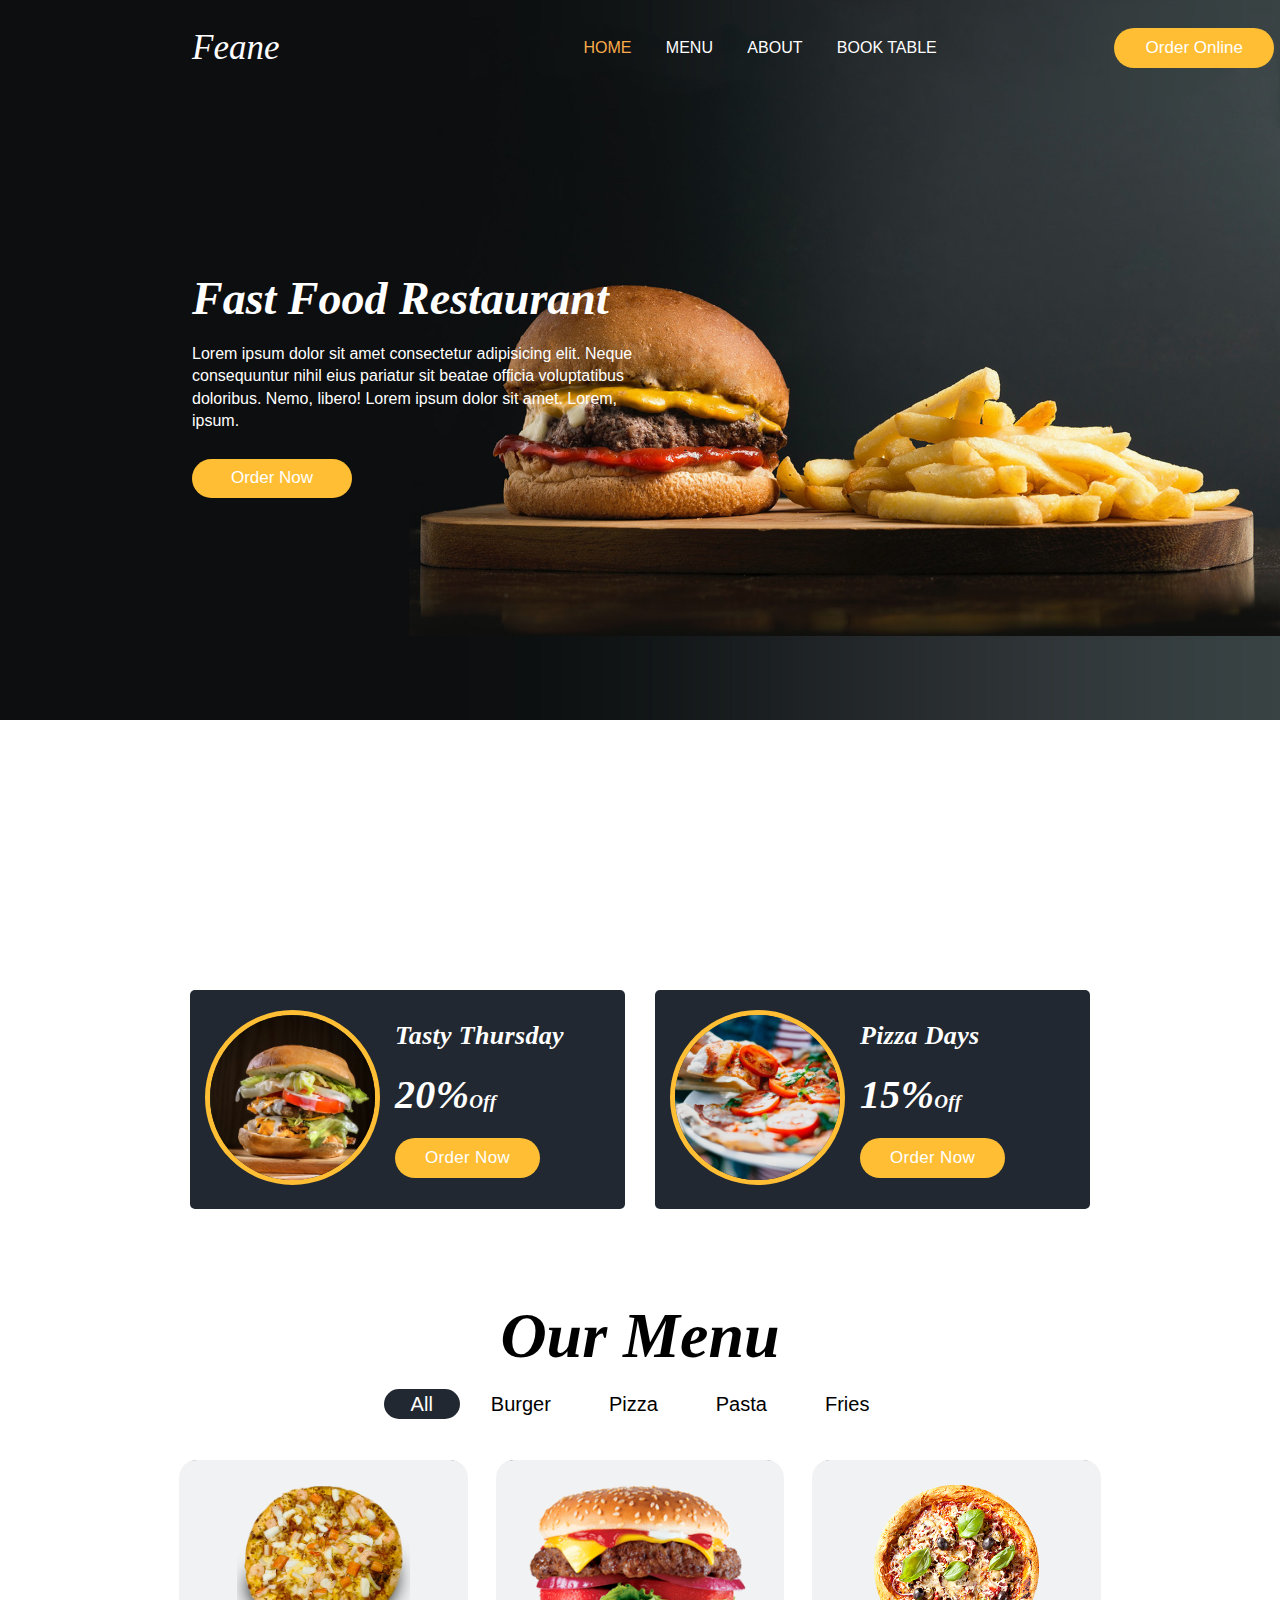
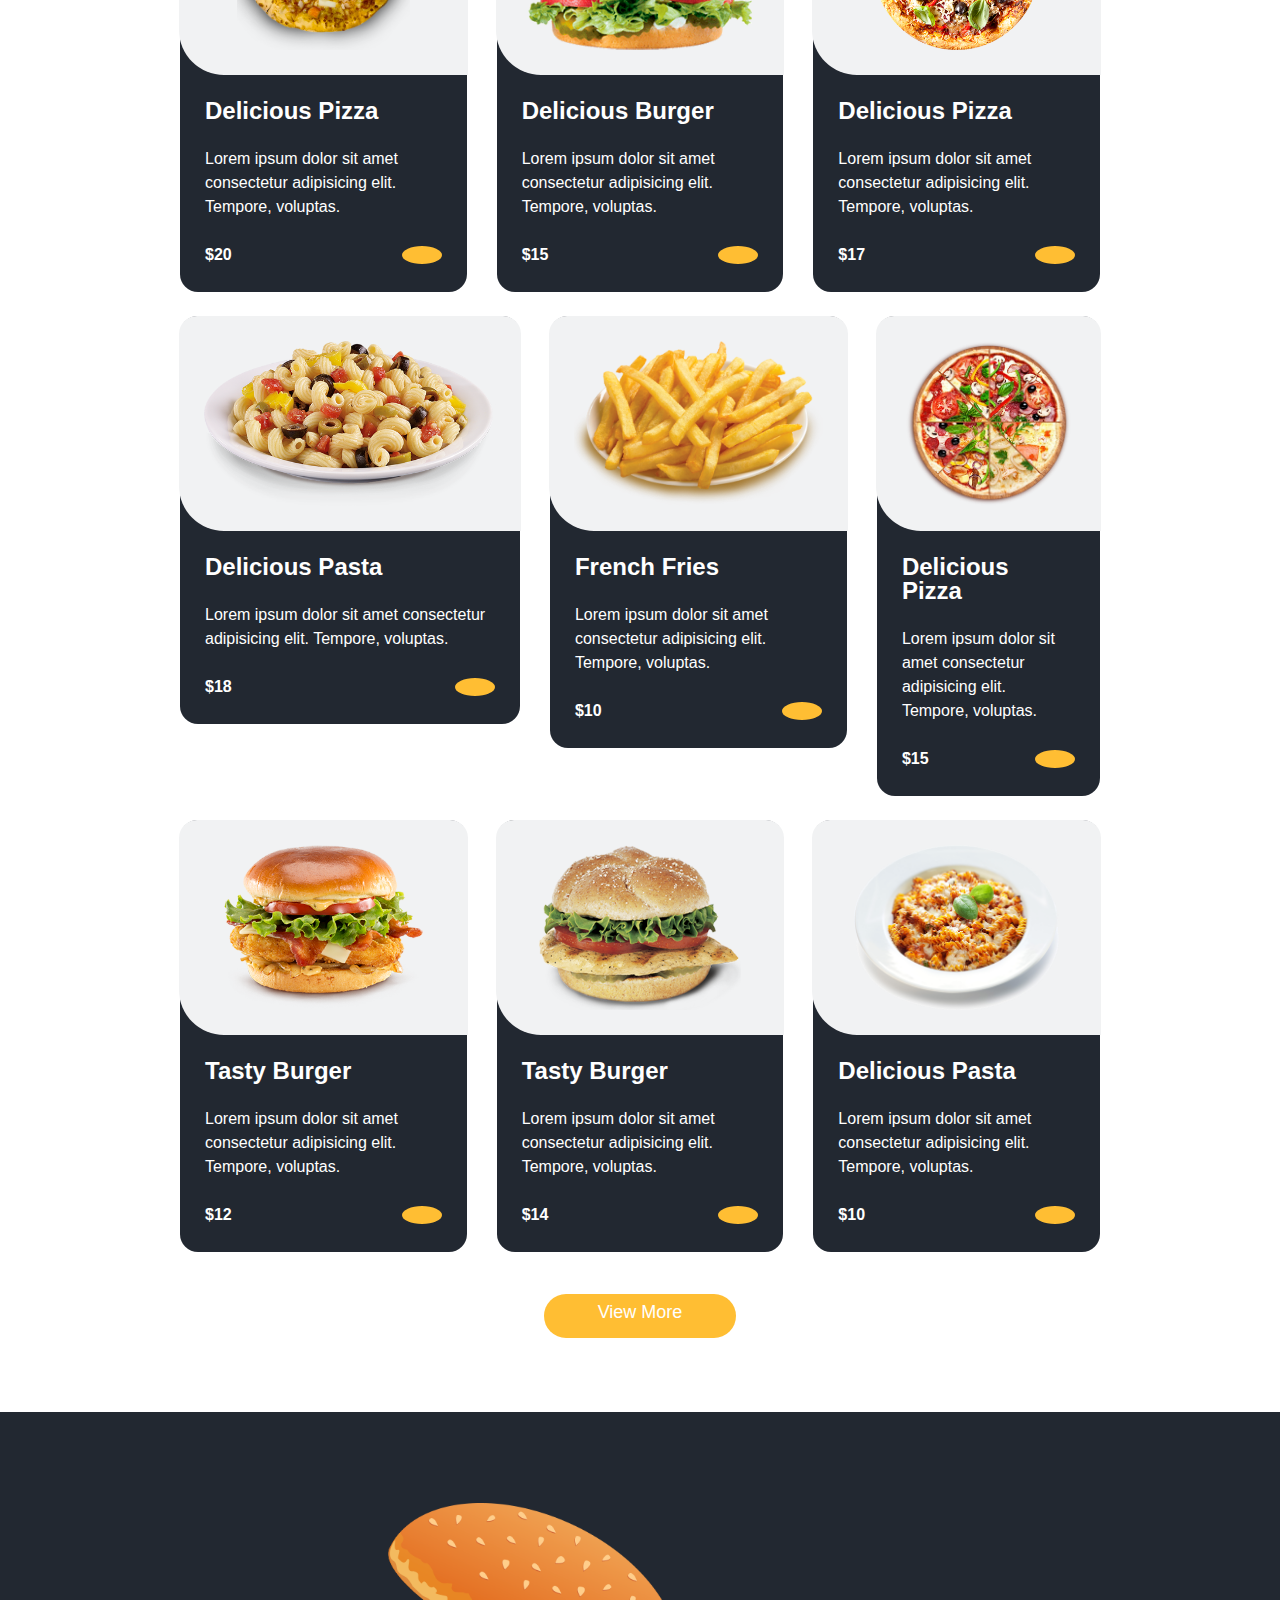
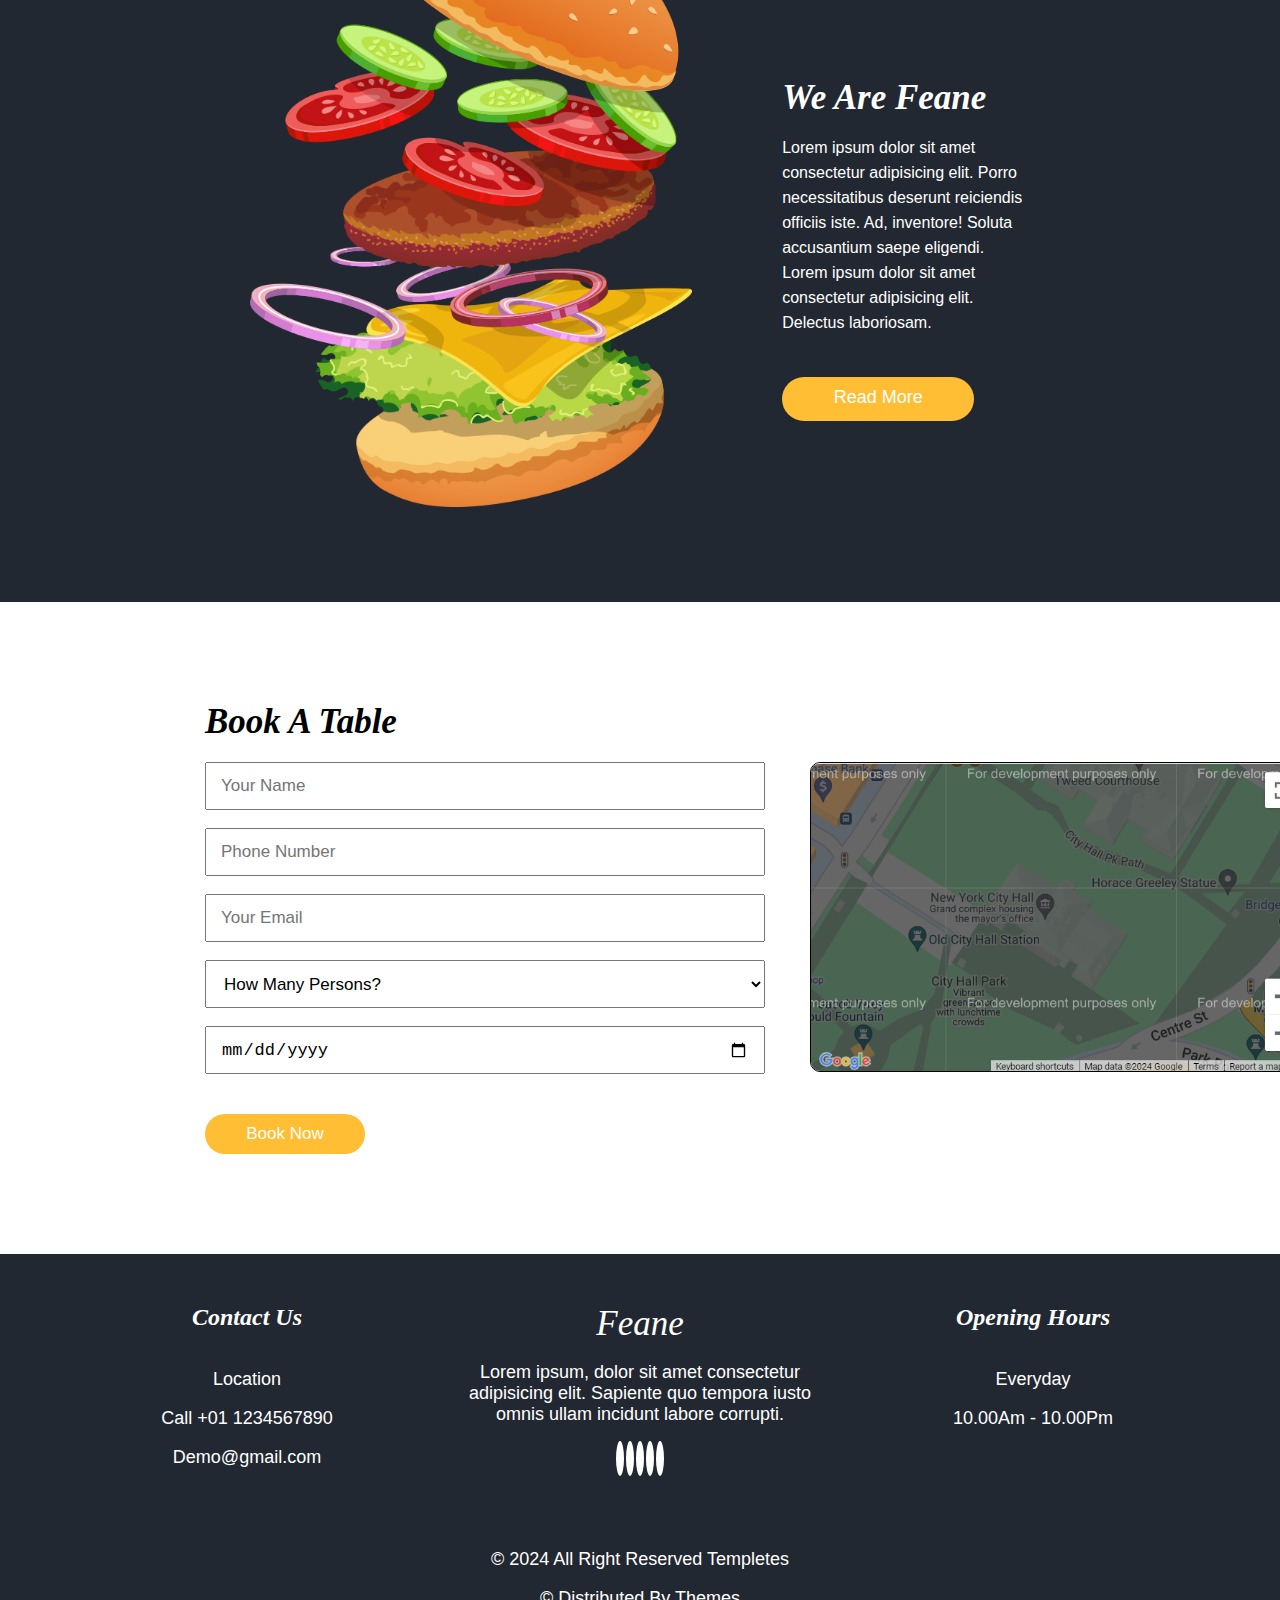
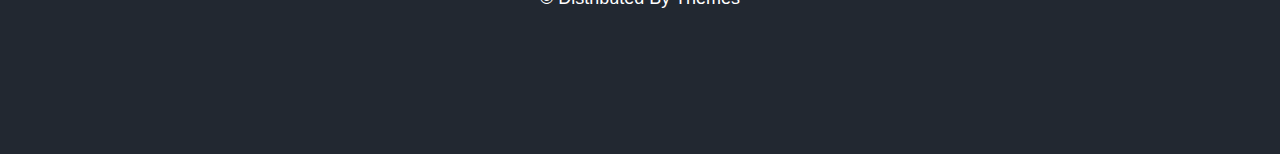
<file: index.html>
<!DOCTYPE html>
<html lang="en">
<head>
    <meta charset="UTF-8">
    <meta name="viewport" content="width=device-width, initial-scale=1.0">
    <title>Feane</title>
    <link rel="stylesheet" href="F_Style.css">
    <link rel="stylesheet" href="https://cdnjs.cloudflare.com/ajax/libs/font-awesome/6.5.2/css/all.min.css" integrity="sha512-SnH5WK+bZxgPHs44uWIX+LLJAJ9/2PkPKZ5QiAj6Ta86w+fsb2TkcmfRyVX3pBnMFcV7oQPJkl9QevSCWr3W6A==" crossorigin="anonymous" referrerpolicy="no-referrer" />
</head>
<body>

<!-- home page -->

    <div class="container">
        <header>
            <div class="main">
                <nav>
                    <div class="left">
                        <a href="#home">Feane</a>
                    </div>

                    <div class="center">
                        <ul>
                            <li>
                                <a href="./index.html" style="color: rgb(250,171,74);">HOME</a>
                                <a href="./F_menu.html">MENU</a>
                                <a href="./F_about.html">ABOUT</a>
                                <a href="./F_booktable.html">BOOK TABLE</a>
                            </li>
                        </ul>
                    </div>

                    <div class="right">
                        <i class="fa-solid fa-user"></i>
                        <i class="fa-solid fa-cart-shopping"></i>
                        <i class="fa-solid fa-magnifying-glass"></i>
                        <button> Order Online </button>
                    </div>
                </nav>
            </div>
        </header>

<!-- over home-page -->
            
        <div class="pera">
            <h1>Fast Food Restaurant</h1><br>
            <p>Lorem ipsum dolor sit amet consectetur adipisicing elit. Neque consequuntur nihil eius pariatur sit beatae officia voluptatibus doloribus. Nemo, libero! Lorem ipsum dolor sit amet. Lorem, ipsum.</p><br>
            <button>Order Now</button>
        </div>

        <div class="dots">
            <i class="fa-solid fa-circle" style="font-size: 17px; color: rgb(255,187,0);"></i>
            <i class="fa-solid fa-circle"></i>
            <i class="fa-solid fa-circle"></i>
        </div>
    </div>

<!-- offer section -->

    <section class="offerSection">
        <div class="sectionOne">
            <div class="offer">
                <div class="row">
                    <!-- 1st offerbox -->
                    <div class="col">
                        <div class="first">
                            <div class="imgBox">
                                <img src="./F_Images/o1.jpg" alt="">
                            </div>
                            <div class="detailBox">
                                <h5>Tasty Thursday</h5>
                                <h6>
                                    <span>20%</span>Off
                                </h6>
                                <a href>Order Now <i class="fa-solid fa-cart-shopping"></i></a>
                            </div>
                        </div>
                    </div>

                    <!-- 2nd offerbox -->

                    <div class="col">
                        <div class="first">
                            <div class="imgBox">
                                <img src="./F_Images/o2.jpg" alt="">
                            </div>
                            <div class="detailBox">
                                <h5>Pizza Days</h5>
                                <h6>
                                    <span>15%</span>Off
                                </h6>
                                <a href>Order Now <i class="fa-solid fa-cart-shopping"></i></a>
                            </div>
                        </div>
                    </div>
                </div>
            </div>
        </div>
    </section>
    <!-- section:2 -->
    <section class="listsection">
        <div>
            <div class="list">
                <div class="menuhead">
                    <h1>Our Menu</h1>
                </div>
                <div class="listbar">
                    <ul>
                        <li>
                            <a href="#all" id="select">All</a>
                            <a href="#Burger">Burger</a>
                            <a href="#Pizza">Pizza</a>
                            <a href="#Pasta">Pasta</a>
                            <a href="#Fries">Fries</a>
                        </li>
                    </ul>
                </div>
                <div class="menu">
                    <!-- dish:1,2,3 -->
                    <div class="dises">
                        <!-- dish:1 -->
                        <div class="dish-list">
                            <div class="box">
                                <div>
                                    <div class="img">
                                        <img src="./F_Images/f1.png" alt="">
                                    </div>
                                    <div class="details">
                                        <h2>Delicious Pizza</h2><br>
                                        <p>
                                            Lorem ipsum dolor sit amet consectetur adipisicing elit. Tempore, voluptas.
                                        </p><br>
                                        <div class="option">
                                            <h4>$20</h4>
                                            <a href><i class="fa-solid fa-cart-shopping"></i></a>
                                        </div>
                                    </div>
                                </div>
                            </div>
                        </div>
                        <!-- dish:2 -->
                        <div class="dish-list">
                            <div class="box">
                                <div>
                                    <div class="img">
                                        <img src="./F_Images/f2.png" alt="">
                                    </div>
                                    <div class="details">
                                        <h2>Delicious Burger</h2><br>
                                        <p>
                                            Lorem ipsum dolor sit amet consectetur adipisicing elit. Tempore, voluptas.
                                        </p><br>
                                        <div class="option">
                                            <h4>$15</h4>
                                            <a href><i class="fa-solid fa-cart-shopping"></i></a>
                                        </div>
                                    </div>
                                </div>
                            </div>
                        </div>
                        <!-- dish:3 -->
                        <div class="dish-list">
                            <div class="box">
                                <div>
                                    <div class="img">
                                        <img src="./F_Images/f3.png" alt="">
                                    </div>
                                    <div class="details">
                                        <h2>Delicious Pizza</h2><br>
                                        <p>
                                            Lorem ipsum dolor sit amet consectetur adipisicing elit. Tempore, voluptas.
                                        </p><br>
                                        <div class="option">
                                            <h4>$17</h4>
                                            <a href><i class="fa-solid fa-cart-shopping"></i></a>
                                        </div>
                                    </div>
                                </div>
                            </div>
                        </div>
                    </div>
                    <!-- dish:4,5,6 -->
                    <div class="dises">
                        <!-- dish:4 -->
                        <div class="dish-list">
                            <div class="box">
                                <div>
                                    <div class="img">
                                        <img src="./F_Images/f4.png" alt="">
                                    </div>  
                                    <div class="details">
                                        <h2>Delicious Pasta</h2><br>
                                        <p>
                                            Lorem ipsum dolor sit amet consectetur adipisicing elit. Tempore, voluptas.
                                        </p><br>
                                        <div class="option">
                                            <h4>$18</h4>
                                            <a href><i class="fa-solid fa-cart-shopping"></i></a>
                                        </div>
                                    </div>
                                </div>
                            </div>
                        </div>
                        <!-- dish:5 -->
                        <div class="dish-list">
                            <div class="box">
                                <div>
                                    <div class="img">
                                        <img src="./F_Images/f5.png" alt="">
                                    </div>
                                    <div class="details">
                                        <h2>French Fries</h2><br>
                                        <p>
                                            Lorem ipsum dolor sit amet consectetur adipisicing elit. Tempore, voluptas.
                                        </p><br>
                                        <div class="option">
                                            <h4>$10</h4>
                                            <a href><i class="fa-solid fa-cart-shopping"></i></a>
                                        </div>
                                    </div>
                                </div>
                            </div>
                        </div>
                        <!-- dish:6 -->
                            <div class="dish-list">
                                <div class="box">
                                    <div>
                                        <div class="img">
                                            <img src="./F_Images/f6.png" alt="">
                                        </div>
                                        <div class="details">
                                            <h2>Delicious Pizza</h2><br>
                                            <p>
                                                Lorem ipsum dolor sit amet consectetur adipisicing elit. Tempore, voluptas.
                                            </p><br>
                                            <div class="option">
                                                <h4>$15</h4>
                                                <a href><i class="fa-solid fa-cart-shopping"></i></a>
                                            </div>
                                        </div>
                                    </div>
                                </div>
                            </div>  
                        </div>
                        <!-- dish:7,8,9 -->
                        <div class="dises">
                            <!-- dish:7 -->
                            <div class="dish-list">
                                <div class="box">
                                    <div>
                                        <div class="img">
                                            <img src="./F_Images/f7.png" alt="">
                                        </div>  
                                        <div class="details">
                                            <h2>Tasty Burger</h2><br>
                                            <p>
                                                Lorem ipsum dolor sit amet consectetur adipisicing elit. Tempore, voluptas.
                                            </p><br>
                                            <div class="option">
                                                <h4>$12</h4>
                                                <a href><i class="fa-solid fa-cart-shopping"></i></a>
                                            </div>
                                        </div>
                                    </div>
                                </div>
                            </div>
                        <!-- dish:8 -->
                            <div class="dish-list">
                                <div class="box">
                                    <div>
                                        <div class="img">
                                            <img src="./F_Images/f8.png" alt="">
                                        </div>
                                        <div class="details">
                                            <h2>Tasty Burger</h2><br>
                                            <p>
                                                Lorem ipsum dolor sit amet consectetur adipisicing elit. Tempore, voluptas.
                                            </p><br>
                                            <div class="option">
                                                <h4>$14</h4>
                                                <a href><i class="fa-solid fa-cart-shopping"></i></a>
                                            </div>
                                        </div>
                                    </div>
                                </div>
                            </div>
                        <!-- dish:9 -->
                            <div class="dish-list">
                                <div class="box">
                                    <div>
                                        <div class="img">
                                            <img src="./F_Images/f9.png" alt="">
                                        </div>
                                        <div class="details">
                                            <h2>Delicious Pasta</h2><br>
                                            <p>
                                                Lorem ipsum dolor sit amet consectetur adipisicing elit. Tempore, voluptas.
                                            </p><br>
                                            <div class="option">
                                                <h4>$10</h4>
                                                <a href><i class="fa-solid fa-cart-shopping"></i></a>
                                            </div>
                                        </div>
                                    </div>
                                </div>
                            </div>  
                        </div>
                    </div>
                </div>
            <div class="more">
                <a href>View More</a>
            </div>
        </div>
    </section>
    <!-- section:3 -->
    <section>
        <div class="about">
            <div class="aboutmain">
                <div class="aboutimg">
                    <img src="./F_Images/about-img.png" alt="about">
                </div>
                <div>
                    <div class="aboutdetail">
                        <h1>We Are Feane</h1><br>
                        <p>Lorem ipsum dolor sit amet consectetur adipisicing elit. Porro necessitatibus deserunt reiciendis officiis iste. Ad, inventore! Soluta accusantium saepe eligendi. Lorem ipsum dolor sit amet consectetur adipisicing elit. Delectus laboriosam.
                        </p>
                        <div class="more">
                            <a href>Read More</a>
                        </div>
                    </div>
                </div>
            </div>
        </div>
    </section>
    <!-- section:4 -->
    <section class="four">
        <div class="fandm">
            <div class="form">
                <div><h2>Book A Table</h2></div>
                <form>
                    <input type="text" placeholder="Your Name" class="inputs"><br><br>
                    <input type="number" placeholder="Phone Number" class="inputs"><br><br>
                    <input type="email" placeholder="Your Email" class="inputs"><br><br>
                    <select class="inputs">
                        <option value="no of person">How Many Persons?</option>
                        <option value="2">2</option>
                        <option value="3">3</option>
                        <option value="4">4</option>
                        <option value="5">5</option>
                    </select><br><br>
                    <input type="date" class="inputs">
                </form>
                <div class="right">
                    <button>Book Now</button>
                </div>
            </div>
            <div class="maps">
                <img src="./F_Images/map.png" alt="">
            </div>
        </div>
    </section>
    <footer>
        <div class="foot">
            <div class="subfoot">
                <div class="lhs">
                    <h2>Contact Us</h2><br>
                    <p class="fpera"><i class="fa-solid fa-location-dot"></i> Location</p><br>
                    <p class="fpera"><i class="fa-solid fa-phone"></i> Call +01 1234567890</p><br>
                    <p class="fpera"><i class="fa-solid fa-envelope"></i> Demo@gmail.com</p><br>
                </div>
                <div class="middle">
                    <a href="#home" id="A">Feane</a><br><br>
                    <p class="fpera">Lorem ipsum, dolor sit amet consectetur adipisicing elit. Sapiente quo tempora iusto omnis ullam incidunt labore corrupti.</p><br>
                    <div class="brands">
                        <a href><i class="fa-brands fa-facebook"></i></a>
                        <a href><i class="fa-brands fa-twitter"></i></a>
                        <a href><i class="fa-brands fa-linkedin"></i></a>
                        <a href><i class="fa-brands fa-instagram"></i></a>
                        <a href><i class="fa-brands fa-pinterest"></i></a>
                    </div><br><br><br><br>
                    <p class="fpera">&#169; 2024 All Right Reserved Templetes</p><br>
                    <p class="fpera">&#169; Distributed By Themes</p>
                </div>
                <div class="rhs">
                    <h2>Opening Hours </h2><br>
                    <p class="fpera">Everyday</p><br>
                    <p class="fpera">10.00Am - 10.00Pm</p>
                </div>
            </div>
        </div>
    </footer>
</body>
</html>
</file>
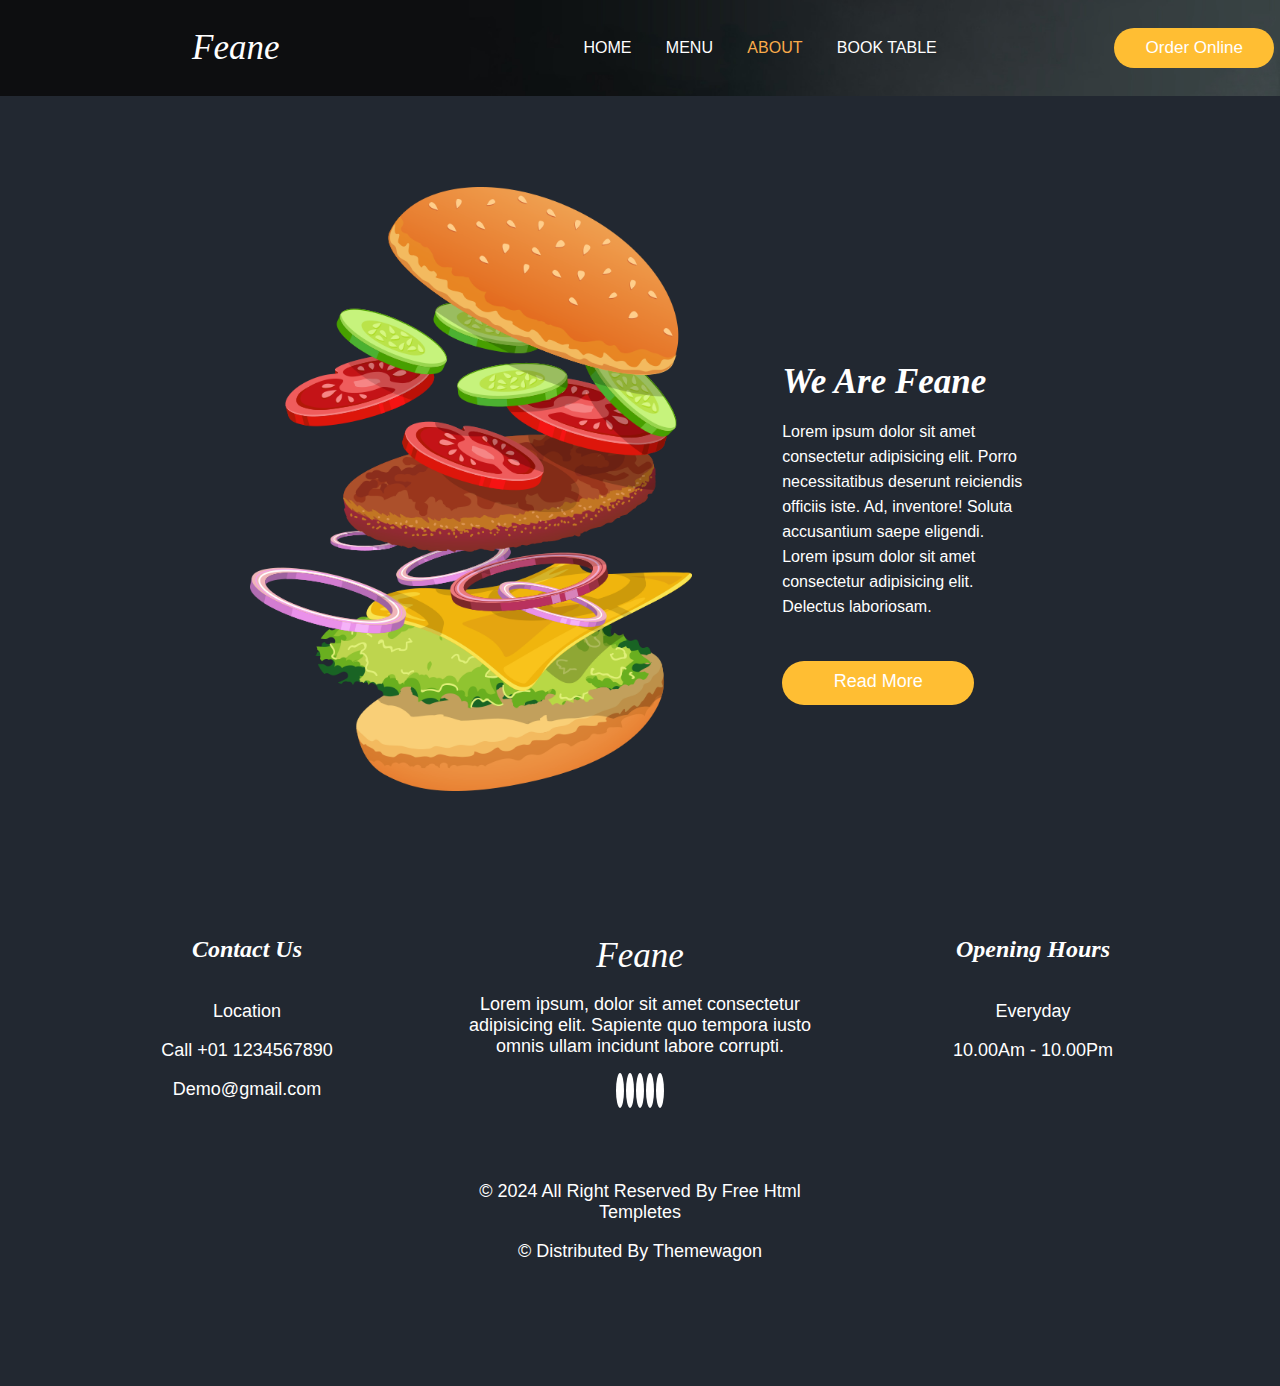
<file: F_about.html>
<!DOCTYPE html>
<html lang="en">
<head>
    <meta charset="UTF-8">
    <meta name="viewport" content="width=device-width, initial-scale=1.0">
    <title>Feane</title>
    <link rel="stylesheet" href="F_Style.css">
    <link rel="stylesheet" href="https://cdnjs.cloudflare.com/ajax/libs/font-awesome/6.5.2/css/all.min.css" integrity="sha512-SnH5WK+bZxgPHs44uWIX+LLJAJ9/2PkPKZ5QiAj6Ta86w+fsb2TkcmfRyVX3pBnMFcV7oQPJkl9QevSCWr3W6A==" crossorigin="anonymous" referrerpolicy="no-referrer" />
    <style>
        .container{
            height: 6rem;
        }
    </style>
</head>
<body>

<!-- home page -->

    <div class="container">
        <header>
            <div class="main">
                <nav>
                    <div class="left">
                        <a href="#home">Feane</a>
                    </div>

                    <div class="center">
                        <ul>
                            <li>
                                <a href="./index.html">HOME</a>
                                <a href="./F_menu.html">MENU</a>
                                <a href="./F_about.html" style="color: rgb(250,171,74);">ABOUT</a>
                                <a href="./F_booktable.html">BOOK TABLE</a>
                            </li>
                        </ul>
                    </div>

                    <div class="right">
                        <i class="fa-solid fa-user"></i>
                        <i class="fa-solid fa-cart-shopping"></i>
                        <i class="fa-solid fa-magnifying-glass"></i>
                        <button> Order Online </button>
                    </div>
                </nav>
            </div>
        </header>
    </div>
    
    <!-- content -->
    <section>
        <div class="about">
            <div class="aboutmain">
                <div class="aboutimg">
                    <img src="./F_Images/about-img.png" alt="about">
                </div>
                <div>
                    <div class="aboutdetail">
                        <h1>We Are Feane</h1><br>
                        <p>Lorem ipsum dolor sit amet consectetur adipisicing elit. Porro necessitatibus deserunt reiciendis officiis iste. Ad, inventore! Soluta accusantium saepe eligendi. Lorem ipsum dolor sit amet consectetur adipisicing elit. Delectus laboriosam.
                        </p>
                        <div class="more">
                            <a href>Read More</a>
                        </div>
                    </div>
                </div>
            </div>
        </div>
    </section>
    <!-- content end -->

    <footer>
        <div class="foot">
            <div class="subfoot">
                <div class="lhs">
                    <h2>Contact Us</h2><br>
                    <p class="fpera"><i class="fa-solid fa-location-dot"></i> Location</p><br>
                    <p class="fpera"><i class="fa-solid fa-phone"></i> Call +01 1234567890</p><br>
                    <p class="fpera"><i class="fa-solid fa-envelope"></i> Demo@gmail.com</p><br>
                </div>
                <div class="middle">
                    <a href="#home" id="A">Feane</a><br><br>
                    <p class="fpera">Lorem ipsum, dolor sit amet consectetur adipisicing elit. Sapiente quo tempora iusto omnis ullam incidunt labore corrupti.</p><br>
                    <div class="brands">
                        <a href><i class="fa-brands fa-facebook"></i></a>
                        <a href><i class="fa-brands fa-twitter"></i></a>
                        <a href><i class="fa-brands fa-linkedin"></i></a>
                        <a href><i class="fa-brands fa-instagram"></i></a>
                        <a href><i class="fa-brands fa-pinterest"></i></a>
                    </div><br><br><br><br>
                    <p class="fpera">&#169; 2024 All Right Reserved By Free Html Templetes</p><br>
                    <p class="fpera">&#169; Distributed By Themewagon</p>
                </div>
                <div class="rhs">
                    <h2>Opening Hours </h2><br>
                    <p class="fpera">Everyday</p><br>
                    <p class="fpera">10.00Am - 10.00Pm</p>
                </div>
            </div>
        </div>
    </footer>
</body>
</html>
</file>
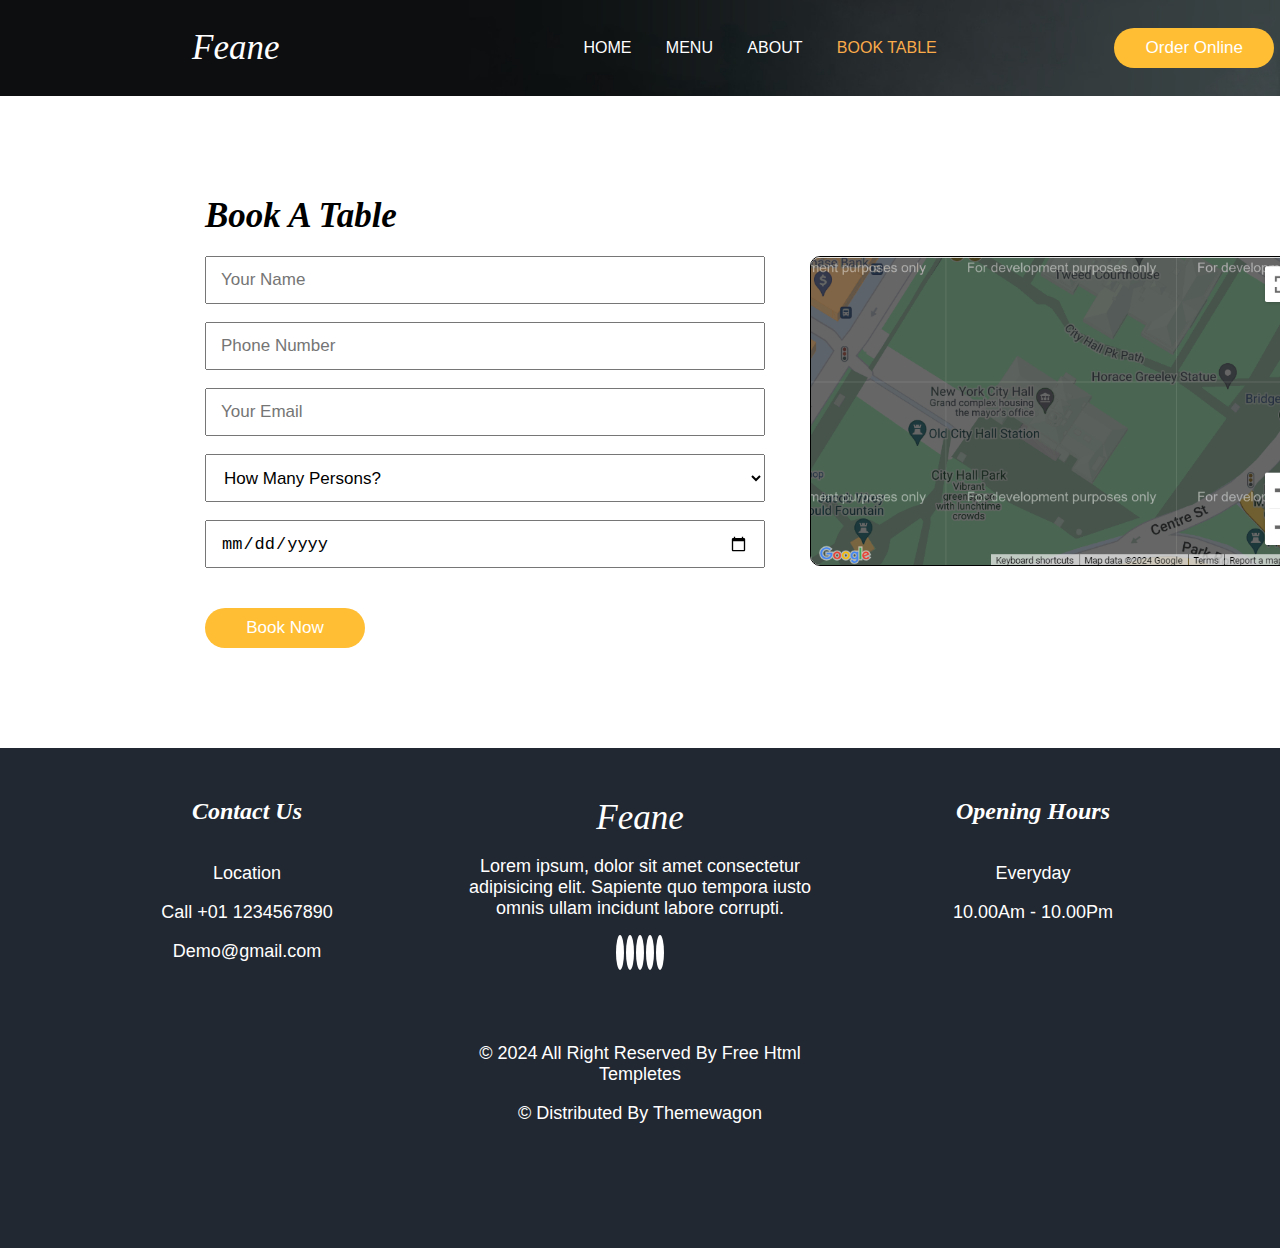
<file: F_booktable.html>
<!DOCTYPE html>
<html lang="en">
<head>
    <meta charset="UTF-8">
    <meta name="viewport" content="width=device-width, initial-scale=1.0">
    <title>Feane</title>
    <link rel="stylesheet" href="F_Style.css">
    <link rel="stylesheet" href="https://cdnjs.cloudflare.com/ajax/libs/font-awesome/6.5.2/css/all.min.css" integrity="sha512-SnH5WK+bZxgPHs44uWIX+LLJAJ9/2PkPKZ5QiAj6Ta86w+fsb2TkcmfRyVX3pBnMFcV7oQPJkl9QevSCWr3W6A==" crossorigin="anonymous" referrerpolicy="no-referrer" />
    <style>
        .container{
            height: 6rem;
        }
    </style>
</head>
<body>

<!-- home page -->

    <div class="container">
        <header>
            <div class="main">
                <nav>
                    <div class="left">
                        <a href="#home">Feane</a>
                    </div>

                    <div class="center">
                        <ul>
                            <li>
                                <a href="./index.html">HOME</a>
                                <a href="./F_menu.html">MENU</a>
                                <a href="./F_about.html">ABOUT</a>
                                <a href="./F_booktable.html" style="color: rgb(250,171,74);">BOOK TABLE</a>
                            </li>
                        </ul>
                    </div>

                    <div class="right">
                        <i class="fa-solid fa-user"></i>
                        <i class="fa-solid fa-cart-shopping"></i>
                        <i class="fa-solid fa-magnifying-glass"></i>
                        <button> Order Online </button>
                    </div>
                </nav>
            </div>
        </header>
    </div>

    <!-- content -->
    <section class="four">
        <div class="fandm">
            <div class="form">
                <div><h2>Book A Table</h2></div>
                <form>
                    <input type="text" placeholder="Your Name" class="inputs"><br><br>
                    <input type="number" placeholder="Phone Number" class="inputs"><br><br>
                    <input type="email" placeholder="Your Email" class="inputs"><br><br>
                    <select class="inputs">
                        <option value="no of person">How Many Persons?</option>
                        <option value="2">2</option>
                        <option value="3">3</option>
                        <option value="4">4</option>
                        <option value="5">5</option>
                    </select><br><br>
                    <input type="date" class="inputs">
                </form>
                <div class="right">
                    <button>Book Now</button>
                </div>
            </div>
            <div class="maps">
                <img src="./F_Images/map.png" alt="">
            </div>
        </div>
    </section>
    <!-- content end -->

    <footer>
        <div class="foot">
            <div class="subfoot">
                <div class="lhs">
                    <h2>Contact Us</h2><br>
                    <p class="fpera"><i class="fa-solid fa-location-dot"></i> Location</p><br>
                    <p class="fpera"><i class="fa-solid fa-phone"></i> Call +01 1234567890</p><br>
                    <p class="fpera"><i class="fa-solid fa-envelope"></i> Demo@gmail.com</p><br>
                </div>
                <div class="middle">
                    <a href="#home" id="A">Feane</a><br><br>
                    <p class="fpera">Lorem ipsum, dolor sit amet consectetur adipisicing elit. Sapiente quo tempora iusto omnis ullam incidunt labore corrupti.</p><br>
                    <div class="brands">
                        <a href><i class="fa-brands fa-facebook"></i></a>
                        <a href><i class="fa-brands fa-twitter"></i></a>
                        <a href><i class="fa-brands fa-linkedin"></i></a>
                        <a href><i class="fa-brands fa-instagram"></i></a>
                        <a href><i class="fa-brands fa-pinterest"></i></a>
                    </div><br><br><br><br>
                    <p class="fpera">&#169; 2024 All Right Reserved By Free Html Templetes</p><br>
                    <p class="fpera">&#169; Distributed By Themewagon</p>
                </div>
                <div class="rhs">
                    <h2>Opening Hours </h2><br>
                    <p class="fpera">Everyday</p><br>
                    <p class="fpera">10.00Am - 10.00Pm</p>
                </div>
            </div>
        </div>
    </footer>
</body>
</html>
</file>
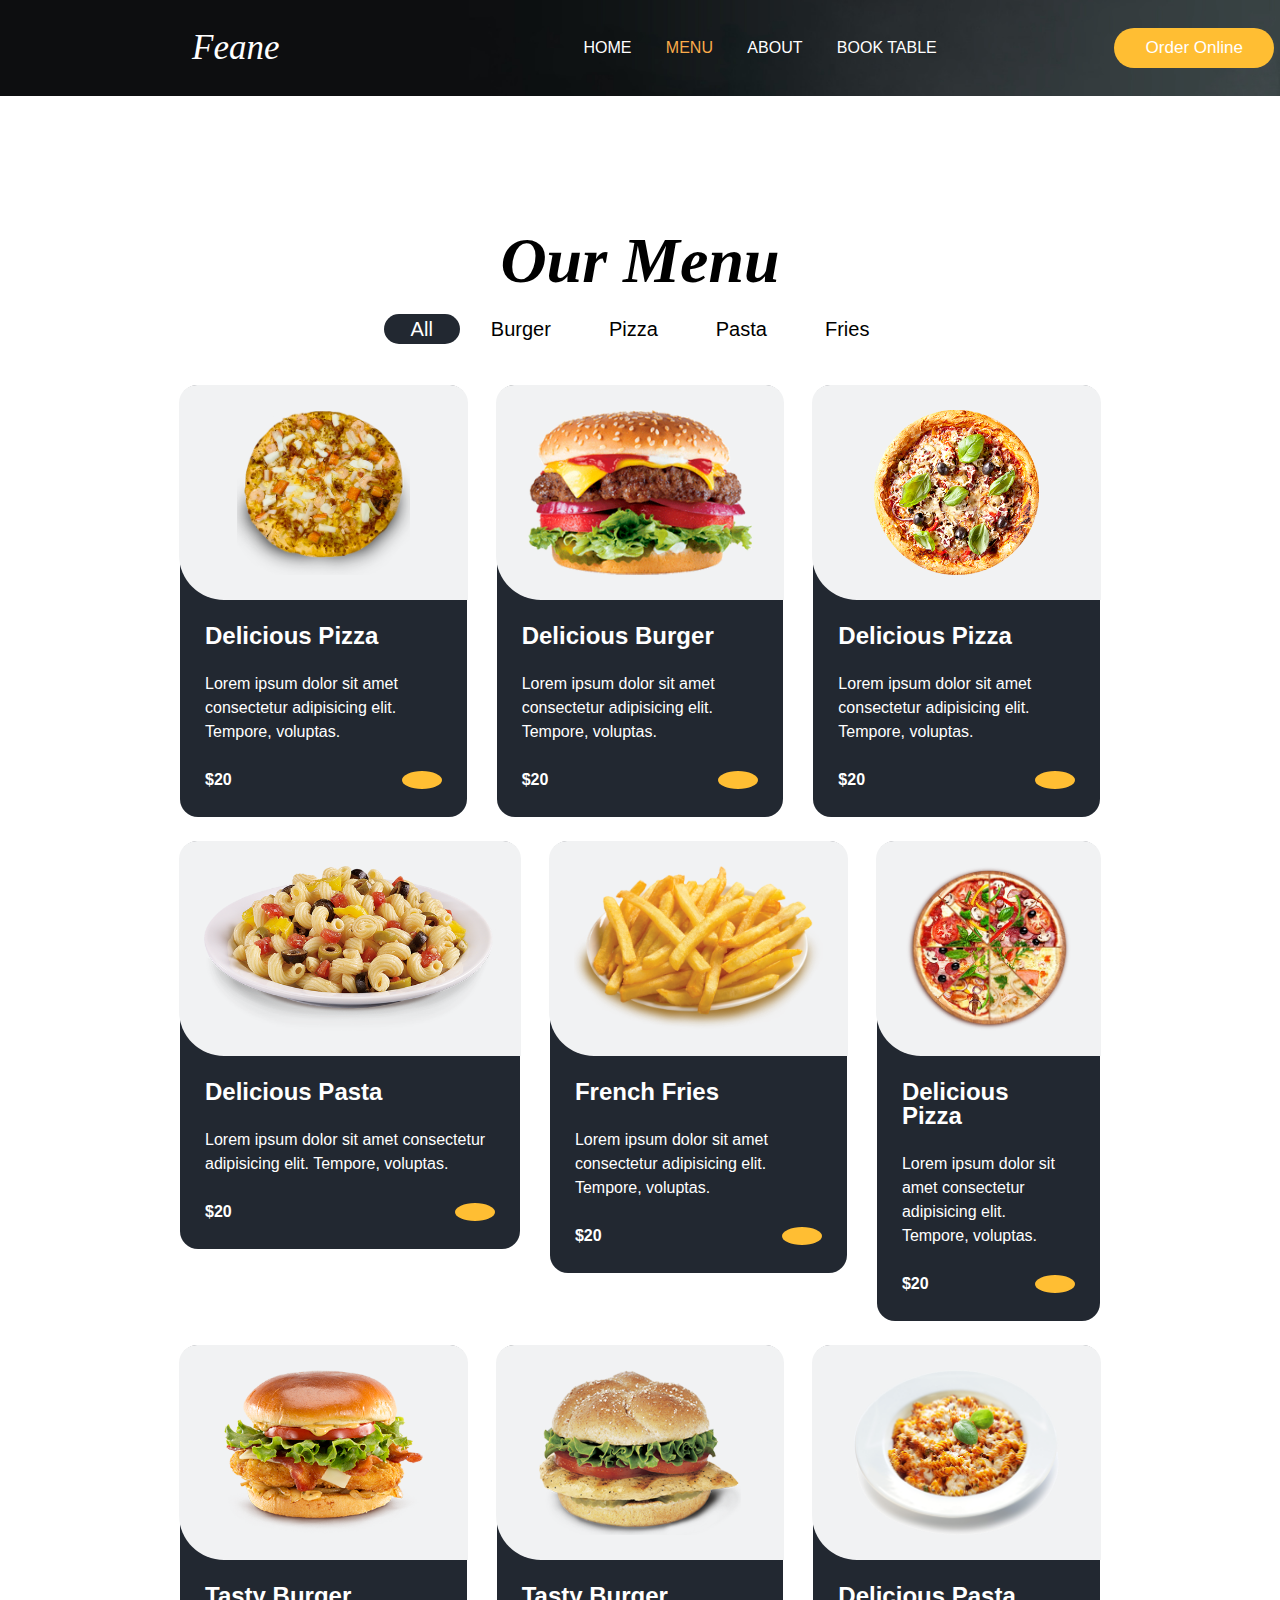
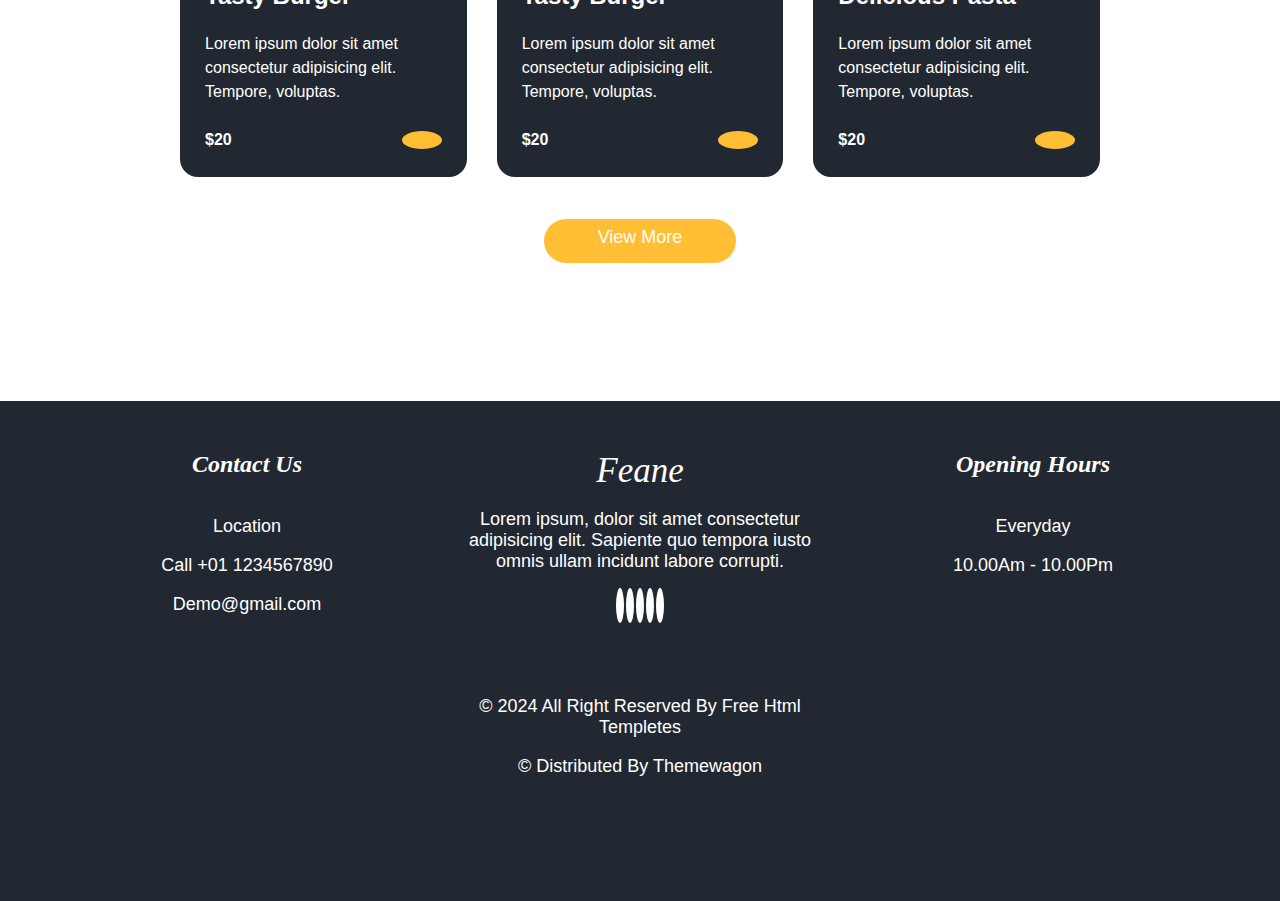
<file: F_menu.html>
<!DOCTYPE html>
<html lang="en">
<head>
    <meta charset="UTF-8">
    <meta name="viewport" content="width=device-width, initial-scale=1.0">
    <title>Feane</title>
    <link rel="stylesheet" href="F_Style.css">
    <link rel="stylesheet" href="https://cdnjs.cloudflare.com/ajax/libs/font-awesome/6.5.2/css/all.min.css" integrity="sha512-SnH5WK+bZxgPHs44uWIX+LLJAJ9/2PkPKZ5QiAj6Ta86w+fsb2TkcmfRyVX3pBnMFcV7oQPJkl9QevSCWr3W6A==" crossorigin="anonymous" referrerpolicy="no-referrer" />
    <style>
        .container{
            height: 6rem;
        }
        .listsection{
            margin-top: 8rem;
            margin-bottom: 8rem;
        }
    </style>
</head>
<body>

<!-- home page -->

    <div class="container">
        <header>
            <div class="main">
                <nav>
                    <div class="left">
                        <a href="#home">Feane</a>
                    </div>

                    <div class="center">
                        <ul>
                            <li>
                                <a href="./index.html">HOME</a>
                                <a href="./F_menu.html" style="color: rgb(250,171,74);">MENU</a>
                                <a href="./F_about.html">ABOUT</a>
                                <a href="./F_booktable.html">BOOK TABLE</a>
                            </li>
                        </ul>
                    </div>

                    <div class="right">
                        <i class="fa-solid fa-user"></i>
                        <i class="fa-solid fa-cart-shopping"></i>
                        <i class="fa-solid fa-magnifying-glass"></i>
                        <button> Order Online </button>
                    </div>
                </nav>
            </div>
        </header>
    </div>  
        <section class="listsection">
            <div>
                <div class="list">
                    <div class="menuhead">
                        <h1>Our Menu</h1>
                    </div>
                    <div class="listbar">
                        <ul>
                            <li>
                                <a href="#all" id="select">All</a>
                                <a href="#Burger">Burger</a>
                                <a href="#Pizza">Pizza</a>
                                <a href="#Pasta">Pasta</a>
                                <a href="#Fries">Fries</a>
                            </li>
                        </ul>
                    </div>
                    <div class="menu">
                        <!-- dish:1,2,3 -->
                        <div class="dises">
                            <!-- dish:1 -->
                            <div class="dish-list">
                                <div class="box">
                                    <div>
                                        <div class="img">
                                            <img src="./F_Images/f1.png" alt="">
                                        </div>
                                        <div class="details">
                                            <h2>Delicious Pizza</h2><br>
                                            <p>
                                                Lorem ipsum dolor sit amet consectetur adipisicing elit. Tempore, voluptas.
                                            </p><br>
                                            <div class="option">
                                                <h4>$20</h4>
                                                <a href><i class="fa-solid fa-cart-shopping"></i></a>
                                            </div>
                                        </div>
                                    </div>
                                </div>
                            </div>
                            <!-- dish:2 -->
                            <div class="dish-list">
                                <div class="box">
                                    <div>
                                        <div class="img">
                                            <img src="./F_Images/f2.png" alt="">
                                        </div>
                                        <div class="details">
                                            <h2>Delicious Burger</h2><br>
                                            <p>
                                                Lorem ipsum dolor sit amet consectetur adipisicing elit. Tempore, voluptas.
                                            </p><br>
                                            <div class="option">
                                                <h4>$20</h4>
                                                <a href><i class="fa-solid fa-cart-shopping"></i></a>
                                            </div>
                                        </div>
                                    </div>
                                </div>
                            </div>
                            <!-- dish:3 -->
                            <div class="dish-list">
                                <div class="box">
                                    <div>
                                        <div class="img">
                                            <img src="./F_Images/f3.png" alt="">
                                        </div>
                                        <div class="details">
                                            <h2>Delicious Pizza</h2><br>
                                            <p>
                                                Lorem ipsum dolor sit amet consectetur adipisicing elit. Tempore, voluptas.
                                            </p><br>
                                            <div class="option">
                                                <h4>$20</h4>
                                                <a href><i class="fa-solid fa-cart-shopping"></i></a>
                                            </div>
                                        </div>
                                    </div>
                                </div>
                            </div>
                        </div>
                        <!-- dish:4,5,6 -->
                        <div class="dises">
                            <!-- dish:4 -->
                            <div class="dish-list">
                                <div class="box">
                                    <div>
                                        <div class="img">
                                            <img src="./F_Images/f4.png" alt="">
                                        </div>  
                                        <div class="details">
                                            <h2>Delicious Pasta</h2><br>
                                            <p>
                                                Lorem ipsum dolor sit amet consectetur adipisicing elit. Tempore, voluptas.
                                            </p><br>
                                            <div class="option">
                                                <h4>$20</h4>
                                                <a href><i class="fa-solid fa-cart-shopping"></i></a>
                                            </div>
                                        </div>
                                    </div>
                                </div>
                            </div>
                            <!-- dish:5 -->
                            <div class="dish-list">
                                <div class="box">
                                    <div>
                                        <div class="img">
                                            <img src="./F_Images/f5.png" alt="">
                                        </div>
                                        <div class="details">
                                            <h2>French Fries</h2><br>
                                            <p>
                                                Lorem ipsum dolor sit amet consectetur adipisicing elit. Tempore, voluptas.
                                            </p><br>
                                            <div class="option">
                                                <h4>$20</h4>
                                                <a href><i class="fa-solid fa-cart-shopping"></i></a>
                                            </div>
                                        </div>
                                    </div>
                                </div>
                            </div>
                            <!-- dish:6 -->
                                <div class="dish-list">
                                    <div class="box">
                                        <div>
                                            <div class="img">
                                                <img src="./F_Images/f6.png" alt="">
                                            </div>
                                            <div class="details">
                                                <h2>Delicious Pizza</h2><br>
                                                <p>
                                                    Lorem ipsum dolor sit amet consectetur adipisicing elit. Tempore, voluptas.
                                                </p><br>
                                                <div class="option">
                                                    <h4>$20</h4>
                                                    <a href><i class="fa-solid fa-cart-shopping"></i></a>
                                                </div>
                                            </div>
                                        </div>
                                    </div>
                                </div>  
                            </div>
                            <!-- dish:7,8,9 -->
                            <div class="dises">
                                <!-- dish:7 -->
                                <div class="dish-list">
                                    <div class="box">
                                        <div>
                                            <div class="img">
                                                <img src="./F_Images/f7.png" alt="">
                                            </div>  
                                            <div class="details">
                                                <h2>Tasty Burger</h2><br>
                                                <p>
                                                    Lorem ipsum dolor sit amet consectetur adipisicing elit. Tempore, voluptas.
                                                </p><br>
                                                <div class="option">
                                                    <h4>$20</h4>
                                                    <a href><i class="fa-solid fa-cart-shopping"></i></a>
                                                </div>
                                            </div>
                                        </div>
                                    </div>
                                </div>
                            <!-- dish:8 -->
                                <div class="dish-list">
                                    <div class="box">
                                        <div>
                                            <div class="img">
                                                <img src="./F_Images/f8.png" alt="">
                                            </div>
                                            <div class="details">
                                                <h2>Tasty Burger</h2><br>
                                                <p>
                                                    Lorem ipsum dolor sit amet consectetur adipisicing elit. Tempore, voluptas.
                                                </p><br>
                                                <div class="option">
                                                    <h4>$20</h4>
                                                    <a href><i class="fa-solid fa-cart-shopping"></i></a>
                                                </div>
                                            </div>
                                        </div>
                                    </div>
                                </div>
                            <!-- dish:9 -->
                                <div class="dish-list">
                                    <div class="box">
                                        <div>
                                            <div class="img">
                                                <img src="./F_Images/f9.png" alt="">
                                            </div>
                                            <div class="details">
                                                <h2>Delicious Pasta</h2><br>
                                                <p>
                                                    Lorem ipsum dolor sit amet consectetur adipisicing elit. Tempore, voluptas.
                                                </p><br>
                                                <div class="option">
                                                    <h4>$20</h4>
                                                    <a href><i class="fa-solid fa-cart-shopping"></i></a>
                                                </div>
                                            </div>
                                        </div>
                                    </div>
                                </div>  
                            </div>
                        </div>
                    </div>
                <div class="more">
                    <a href>View More</a>
                </div>
            </div>
        </section>
        <footer>
            <div class="foot">
                <div class="subfoot">
                    <div class="lhs">
                        <h2>Contact Us</h2><br>
                        <p class="fpera"><i class="fa-solid fa-location-dot"></i> Location</p><br>
                        <p class="fpera"><i class="fa-solid fa-phone"></i> Call +01 1234567890</p><br>
                        <p class="fpera"><i class="fa-solid fa-envelope"></i> Demo@gmail.com</p><br>
                    </div>
                    <div class="middle">
                        <a href="#home" id="A">Feane</a><br><br>
                        <p class="fpera">Lorem ipsum, dolor sit amet consectetur adipisicing elit. Sapiente quo tempora iusto omnis ullam incidunt labore corrupti.</p><br>
                        <div class="brands">
                            <a href><i class="fa-brands fa-facebook"></i></a>
                            <a href><i class="fa-brands fa-twitter"></i></a>
                            <a href><i class="fa-brands fa-linkedin"></i></a>
                            <a href><i class="fa-brands fa-instagram"></i></a>
                            <a href><i class="fa-brands fa-pinterest"></i></a>
                        </div><br><br><br><br>
                        <p class="fpera">&#169; 2024 All Right Reserved By Free Html Templetes</p><br>
                        <p class="fpera">&#169; Distributed By Themewagon</p>
                    </div>
                    <div class="rhs">
                        <h2>Opening Hours </h2><br>
                        <p class="fpera">Everyday</p><br>
                        <p class="fpera">10.00Am - 10.00Pm</p>
                    </div>
                </div>
            </div>
        </footer>
    </body>
    </html>
</file>
<file: F_Style.css>
*{
    margin: 0;
    padding: 0;
    box-sizing: border-box;
}

.main{
    width: 100%;
    height: 100%;
}

.container{
    width: 100%;
    height: 100vh;
    background-image: url(./F_Images/feane_bg.jpg);
    background-size: cover;
    background-size: 100%;
    background-repeat: no-repeat;
}

nav{
    height: 5rem;
    width: 100%;
    padding-top: 1rem;
    color: white;
    display: flex;
    align-items: center;
}

.left{
    margin-right: 17rem;
    margin-left: 12rem;
}

.left a{
    color: white;
    font-size: 35px;
    font-style: italic;
    text-decoration: none;
}

.center ul a{
    color: white;
    padding-right: 1.9rem;
    text-decoration: none;
    font-family: Verdana, Geneva, Tahoma, sans-serif;
}

.center ul{
    list-style-type: none;
}

.center{
    margin-right: 3rem;
    padding: 2rem;
}

.right i{
    padding: 0.7rem;
}

.right button{
    width: 10rem;
    height: 2.47rem;
    border-radius: 7rem;
    font-size: 17px;
    color: white;
    background-color: #ffbe33;
    outline: none;
    border: none;
    text-decoration: none;
}

.pera{
    width: 36vw;
    margin-top: 12rem;
    margin-left: 12rem;
    color: white;
}

.pera p{
    line-height: 1.4;
    font-family: sans-serif;
}

.pera h1{
    font-size: 46px;
    font-style: italic;
}

.pera button{
    width: 10rem;
    height: 2.47rem;
    border-radius: 7rem;
    font-size: 17px;
    margin-top: 0.5rem;
    color: white;
    background-color: #ffbe33;
    outline: none;
    border: none;
    text-decoration: none;
}

.dots{
    width: 5rem;
    height: 2.50rem;
    margin-left: 12rem;
    margin-top: 9.20rem;
    padding: 0.7rem;
    font-size: 11px;
    letter-spacing: 0.1rem;
    color: white;
}

.offerSection{
    padding-top: 45px;
    padding-bottom: 90px;
}

.offer{
    width: 100%;
    padding-left: 15px;
    padding-right: 15px;
    margin-left: auto;
    margin-right: auto;
}

.row{
    display: flex;
    flex-wrap: wrap;
    margin-left: 160px;
    margin-right: 160px;
}

.col{
    position: relative;
    width: 50%;
    padding: 0 15px;
}

.first{
    display: flex;
    align-items: center;
    margin-top: 45px;
    border-radius: 5px;
    padding: 20px 15px;
    background-color: #222831;
    color: #ffffff;
}

.imgBox img{
    width: 175px;
    height: 175px;
    margin-right: 15px;
    border-radius: 100%;
    position: relative;
    border: 5px solid #ffbe33;
}

.detailBox{
    font-size: 19px;
    font-style: italic;
    letter-spacing: 0.02rem;
}

.detailBox h5{
    font-size: 26px;
}

.detailBox h6{
    font-size: 19px;
    margin-top: 20px;
    margin-bottom: 20px;
}

.detailBox span{
    font-size: 40px;
    margin: 10px 0;
}

.detailBox a{
    display: inline-block;
    padding: 10px 30px;
    background-color: #ffbe33;
    color: #ffffff;
    font-size: 17px;
    border-radius: 45px;
    border: none;
    text-decoration: none;
    font-family: Verdana, Geneva, Tahoma, sans-serif;
    font-style: normal;
}

.list{
    margin: 0 150px;
    padding: 0 15px;
    text-align: center;
}

.menuhead{
    font-size: xx-large;
    font-style: italic;
}

.listbar{
    margin: 10px 0;
    padding: 10px 0;
}

.listbar ul li{
    list-style-type: none;
}

.listbar ul li a{
    padding: 4px 27px;
    font-size: 20px;
    color: black;
    text-decoration: none;
    font-family: Verdana, Geneva, Tahoma, sans-serif;
    border-radius: 35px;
}

#select{
    color: #ffffff;
    background-color: #222831;
}

.dises{
    display: flex;
}

.dish-list{
    padding: 0 15px;
}

.box{
    margin-top: 25px;
    background-color: #222831;
    color: #ffffff;
    border-radius: 18px;
}

.img{
    display: flex;
    justify-content:center;
    border-bottom-left-radius: 45px;
    border-top-left-radius: 18px;
    border-top-right-radius: 18px;
    background: rgb(241,242,243);
    margin: -1px;
    padding: 25px;
    height: 215px;
}

.details{
    padding: 25px;
    text-align: left;
    line-height: 1.5rem;
    text-decoration: none;
    font-family: Verdana, Geneva, Tahoma, sans-serif;
}

.option{
    display: flex;
    color: #ffffff;
    align-items: center;
    justify-content: space-between;
}

.details .option a{
    padding: 9px;
    background-color: #ffbe33;
    color: #ffffff;
    border-radius: 50%;
    width: 2.5rem;
}

.more{
    height: 4rem;
    margin-top: 2rem;
    margin-bottom: 4rem;
    display: flex;
    justify-content: center;
    align-items: center;
    
}

.more a{
    width: 12rem;
    height: 2.7rem;
    padding-top: 0.5rem;
    font-size: 18px;
    border-radius: 2rem;
    text-align: center;
    text-decoration: none;   
    color: white;
    background-color: #ffbe33;
    font-family: 'Segoe UI', Tahoma, Geneva, Verdana, sans-serif;
}

footer{
    height: 500px;
    background-color: rgb(34,40,49);
}

.subfoot{
    padding: 50px 0;
    margin: 0 100px;
    color: white;
    display: flex;
    justify-content: center;
}

.lhs{
    width: 300px;
    text-align: center;
}

.lhs h2{
    font-style: italic;
    padding-bottom: 20px;
}

.middle{
    width: 500px;
    padding-top: 10px;
    color: #ffffff;
    text-align: center;
    padding: 0 50px;
}

#A{
    color: #ffffff;
    font-size: 35px;
    font-style: italic;
    text-decoration: none;
}

.rhs{
    width: 300px;
    text-align: center;
}

.rhs h2{
    font-style: italic;
    padding-bottom: 20px;
}

.fpera{
    font-size: 18px;
    font-family: 'Gill Sans', 'Gill Sans MT', Calibri, 'Trebuchet MS', sans-serif;
}

.brands a{
    color: #000;
    background-color: #fff;
    font-size: 30px;
    padding-top: 2px;
    padding-left: 4px;
    padding-right: 4px;
    margin: 0 1px;
    border-radius: 50%;
}

.about{
    /* border: 2px solid red; */
    background-color: #222831;
    padding: 1px 0;
}

.aboutmain{
    /* border: 2px dashed blue; */
    display: flex;
    margin: 5rem 15rem 5rem 15rem;
}

.aboutimg img{
    height: 39rem;
    padding: 10px;
    background: transparent;
}

.aboutdetail{
    /* border: 1px solid greenyellow; */
    color: #ffffff;
    font-family: Verdana, Geneva, Tahoma, sans-serif;
    align-items: center;
    padding-left: 5rem;
    padding-right: 1rem;
    margin-top: 12rem;
    line-height: 25px; 
}

.aboutdetail h1{
    font-style: italic;
    text-decoration: none;
    font-family: initial;
    font-size: 35px;
}

.aboutdetail .more{
    justify-content: left;
}

.four{
    padding: 90px 0;
}

.fandm{
    margin: 0 180px;
    padding: 10px 10px;
    display: flex;
}

.form{
    margin-left: 15px;
}

.form form{
    margin-bottom: 40px;
    position: relative;
}

.form h2{
    font-size: 35px;
    font-style: italic;
    margin-bottom: 20px;
}

.inputs{
    width: 35rem;
    height: 3rem;
    font-size: 17px;
    padding: 12px 14px;
}

.maps{
    position: relative;
    margin-left: 45px;
}

.maps img{
    border: 1px solid black;
    border-radius: 10px;
    height: 310px;
    width: 500px;
    margin-top: 60px;
}

button:hover{
    background-color: #ffbe33;
    cursor: pointer;
}

.left a:hover{
    color: #faab00;
}

.right i:hover{
    color: #ffbe33;
}

#A:hover{
    color: #faab00;
}

li a:hover{
    color: #faab00;
    background-color: transparent;
}

.listbar a:hover{
    color: #fff;
    background-color: #222831;
}

button:hover{
    background-color: #faab00;
}

.detailBox a:hover{
    background-color: #faab00;
}

.more a:hover{
    background-color: #faab00;
}
</file>
